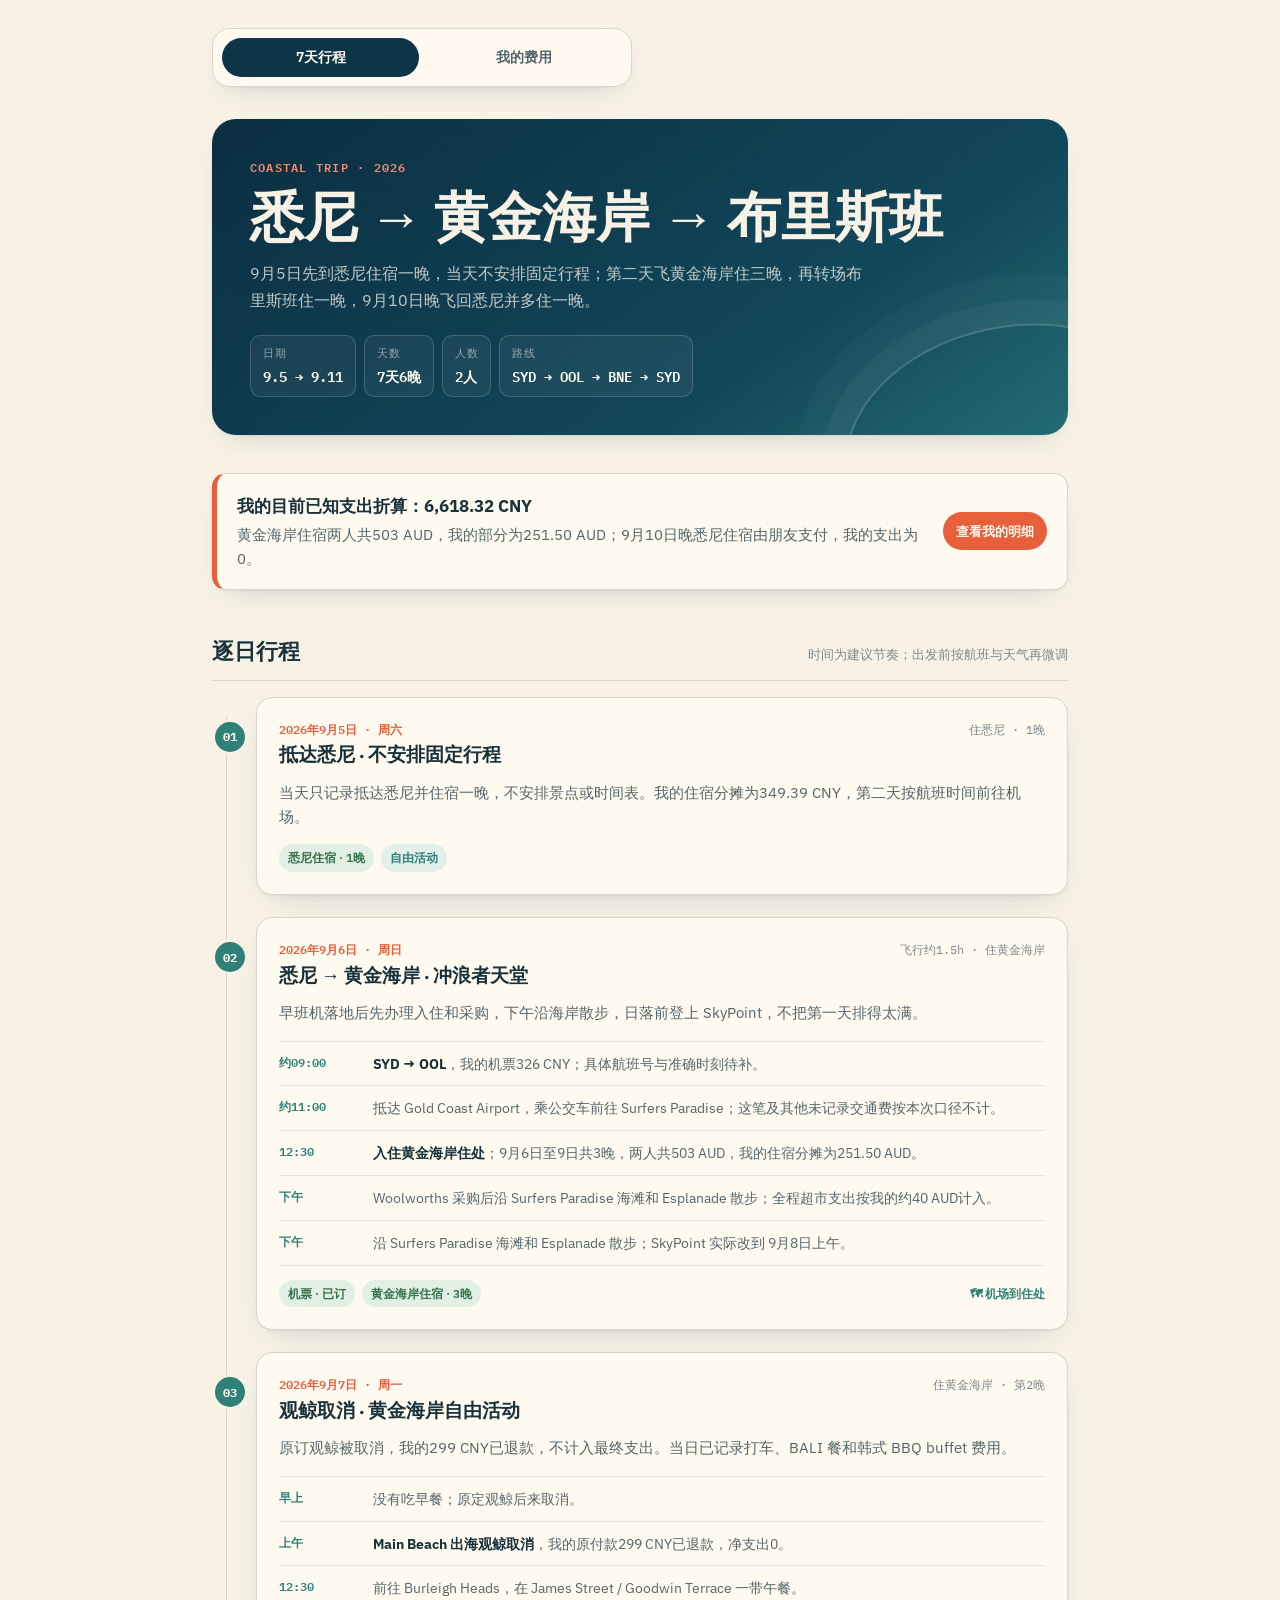
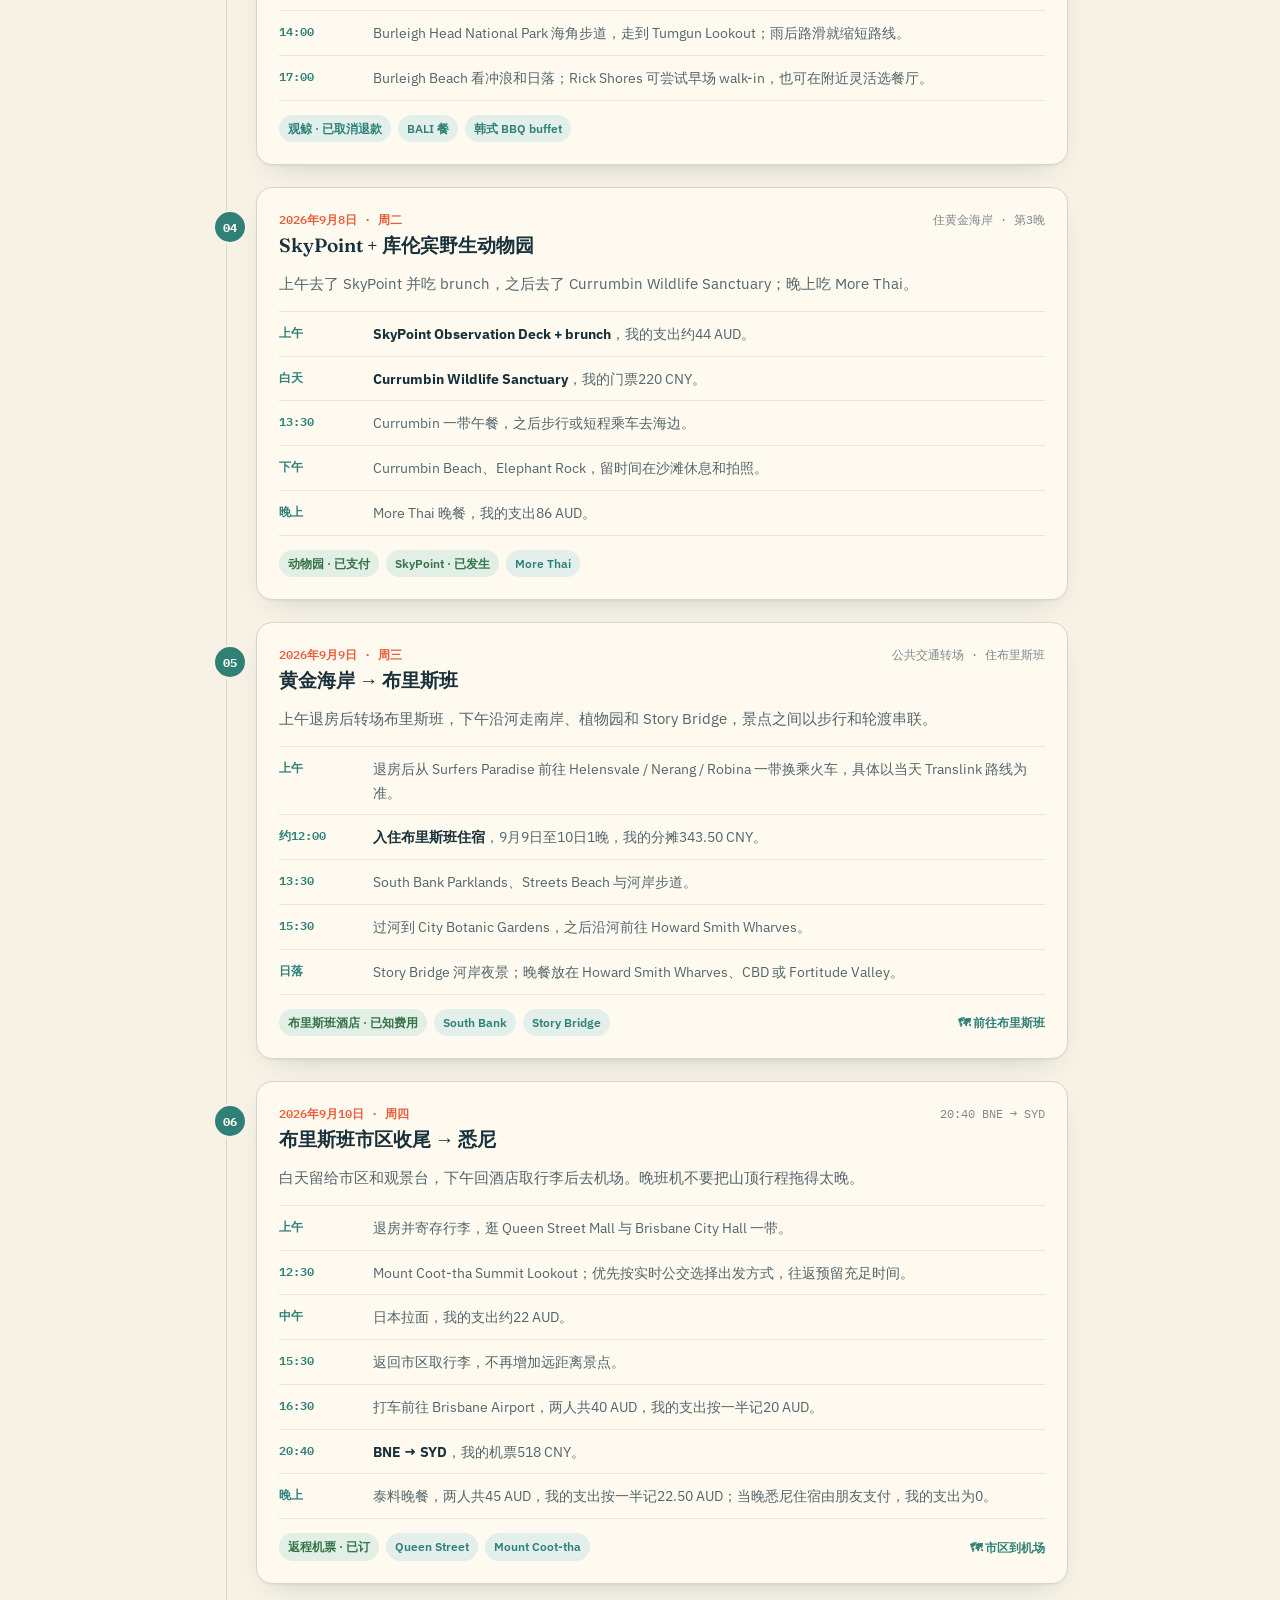
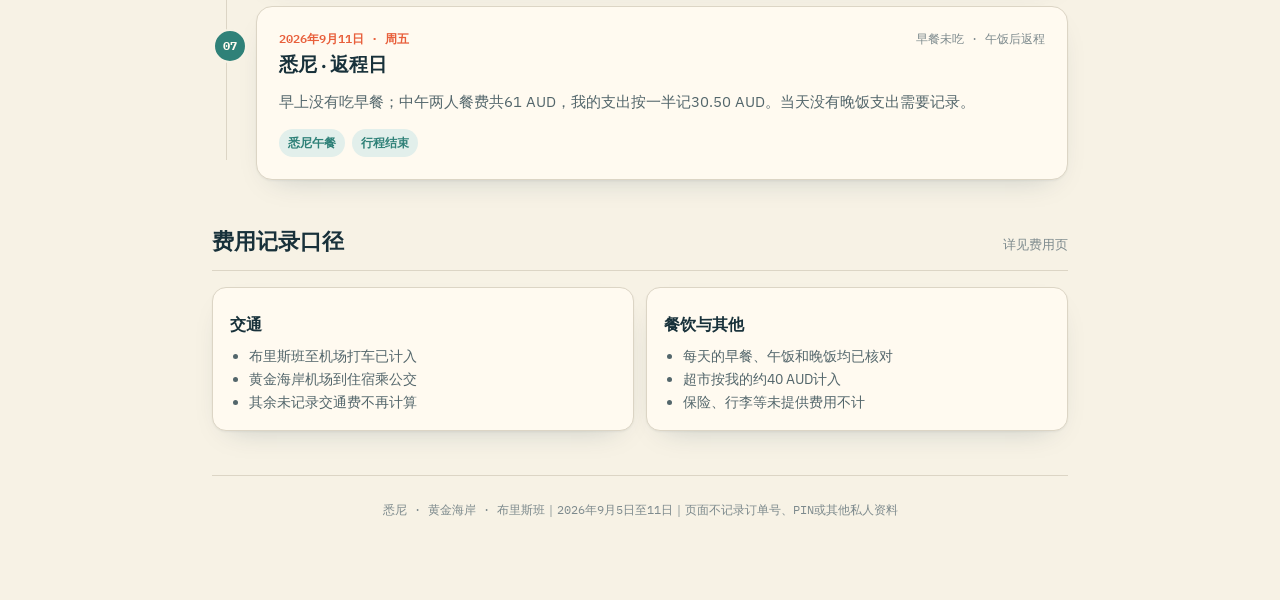
<file: index.html>
<!doctype html>
<html lang="zh-CN">
<head>
<meta charset="UTF-8"><meta name="viewport" content="width=device-width, initial-scale=1.0">
<meta name="description" content="2026年9月5日至11日，悉尼、黄金海岸与布里斯班7天6晚双人旅行记录。">
<meta property="og:title" content="悉尼 · 黄金海岸 · 布里斯班"><meta property="og:description" content="2026.9.5—9.11 · 7天6晚双人旅行记录"><meta property="og:type" content="website"><meta property="og:image" content="og.png">
<meta name="twitter:card" content="summary_large_image"><meta name="twitter:title" content="悉尼 · 黄金海岸 · 布里斯班"><meta name="twitter:description" content="2026.9.5—9.11 · 7天6晚双人旅行记录"><meta name="twitter:image" content="og.png">
<title>悉尼 · 黄金海岸 · 布里斯班 7天行程</title>
<link rel="preconnect" href="https://fonts.googleapis.com"><link rel="preconnect" href="https://fonts.gstatic.com" crossorigin>
<link href="https://fonts.googleapis.com/css2?family=Fraunces:opsz,wght@9..144,400;9..144,500;9..144,600;9..144,700&family=IBM+Plex+Sans:wght@400;500;600;700&family=IBM+Plex+Mono:wght@400;500;600&display=swap" rel="stylesheet">
<link rel="stylesheet" href="trip-style.css?v=1">
</head>
<body><div class="wrap">
  <nav class="sitenav" aria-label="站点导航"><a href="index.html" class="current">7天行程</a><a href="费用统计.html">我的费用</a></nav>
  <header class="masthead">
    <p class="eyebrow">Coastal trip · 2026</p><h1>悉尼 → 黄金海岸 → 布里斯班</h1>
    <p class="lede">9月5日先到悉尼住宿一晚，当天不安排固定行程；第二天飞黄金海岸住三晚，再转场布里斯班住一晚，9月10日晚飞回悉尼并多住一晚。</p>
    <div class="trip-stats"><div class="stat-chip"><span class="k">日期</span><span class="v">9.5 → 9.11</span></div><div class="stat-chip"><span class="k">天数</span><span class="v">7天6晚</span></div><div class="stat-chip"><span class="k">人数</span><span class="v">2人</span></div><div class="stat-chip"><span class="k">路线</span><span class="v">SYD → OOL → BNE → SYD</span></div></div>
  </header>

  <section><div class="cost-callout"><div><strong>我的目前已知支出折算：6,618.32 CNY</strong><p>黄金海岸住宿两人共503 AUD，我的部分为251.50 AUD；9月10日晚悉尼住宿由朋友支付，我的支出为0。</p></div><a class="pill-link" href="费用统计.html">查看我的明细</a></div></section>

  <section>
    <div class="section-head"><h2>逐日行程</h2><span class="hint">时间为建议节奏；出发前按航班与天气再微调</span></div>
    <div class="timeline">
      <article class="day" data-day="01">
        <div class="day-head"><div><span class="day-date">2026年9月5日 · 周六</span><span class="day-title">抵达悉尼 · 不安排固定行程</span></div><div class="day-meta">住悉尼 · 1晚</div></div>
        <p class="day-intro">当天只记录抵达悉尼并住宿一晚，不安排景点或时间表。我的住宿分摊为349.39 CNY，第二天按航班时间前往机场。</p>
        <div class="day-foot"><span class="tag booked">悉尼住宿 · 1晚</span><span class="tag">自由活动</span></div>
      </article>

      <article class="day" data-day="02">
        <div class="day-head"><div><span class="day-date">2026年9月6日 · 周日</span><span class="day-title">悉尼 → 黄金海岸 · 冲浪者天堂</span></div><div class="day-meta">飞行约1.5h · 住黄金海岸</div></div>
        <p class="day-intro">早班机落地后先办理入住和采购，下午沿海岸散步，日落前登上 SkyPoint，不把第一天排得太满。</p>
        <div class="schedule">
          <div class="slot"><span class="when">约09:00</span><span class="what"><b>SYD → OOL</b>，我的机票326 CNY；具体航班号与准确时刻待补。</span></div>
          <div class="slot"><span class="when">约11:00</span><span class="what">抵达 Gold Coast Airport，乘公交车前往 Surfers Paradise；这笔及其他未记录交通费按本次口径不计。</span></div>
          <div class="slot"><span class="when">12:30</span><span class="what"><b>入住黄金海岸住处</b>；9月6日至9日共3晚，两人共503 AUD，我的住宿分摊为251.50 AUD。</span></div>
          <div class="slot"><span class="when">下午</span><span class="what">Woolworths 采购后沿 Surfers Paradise 海滩和 Esplanade 散步；全程超市支出按我的约40 AUD计入。</span></div>
          <div class="slot"><span class="when">下午</span><span class="what">沿 Surfers Paradise 海滩和 Esplanade 散步；SkyPoint 实际改到 9月8日上午。</span></div>
        </div>
        <div class="day-foot"><span class="tag booked">机票 · 已订</span><span class="tag booked">黄金海岸住宿 · 3晚</span><a class="map-link" href="https://www.google.com/maps/dir/?api=1&origin=Gold+Coast+Airport&destination=Surfers+Paradise%2C+QLD&travelmode=transit" target="_blank" rel="noopener">🗺 机场到住处</a></div>
      </article>

      <article class="day" data-day="03">
        <div class="day-head"><div><span class="day-date">2026年9月7日 · 周一</span><span class="day-title">观鲸取消 · 黄金海岸自由活动</span></div><div class="day-meta">住黄金海岸 · 第2晚</div></div>
        <p class="day-intro">原订观鲸被取消，我的299 CNY已退款，不计入最终支出。当日已记录打车、BALI 餐和韩式 BBQ buffet 费用。</p>
        <div class="schedule">
          <div class="slot"><span class="when">早上</span><span class="what">没有吃早餐；原定观鲸后来取消。</span></div>
          <div class="slot"><span class="when">上午</span><span class="what"><b>Main Beach 出海观鲸取消</b>，我的原付款299 CNY已退款，净支出0。</span></div>
          <div class="slot"><span class="when">12:30</span><span class="what">前往 Burleigh Heads，在 James Street / Goodwin Terrace 一带午餐。</span></div>
          <div class="slot"><span class="when">14:00</span><span class="what">Burleigh Head National Park 海角步道，走到 Tumgun Lookout；雨后路滑就缩短路线。</span></div>
          <div class="slot"><span class="when">17:00</span><span class="what">Burleigh Beach 看冲浪和日落；Rick Shores 可尝试早场 walk-in，也可在附近灵活选餐厅。</span></div>
        </div>
        <div class="day-foot"><span class="tag">观鲸 · 已取消退款</span><span class="tag">BALI 餐</span><span class="tag">韩式 BBQ buffet</span></div>
      </article>

      <article class="day" data-day="04">
        <div class="day-head"><div><span class="day-date">2026年9月8日 · 周二</span><span class="day-title">SkyPoint + 库伦宾野生动物园</span></div><div class="day-meta">住黄金海岸 · 第3晚</div></div>
        <p class="day-intro">上午去了 SkyPoint 并吃 brunch，之后去了 Currumbin Wildlife Sanctuary；晚上吃 More Thai。</p>
        <div class="schedule">
          <div class="slot"><span class="when">上午</span><span class="what"><b>SkyPoint Observation Deck + brunch</b>，我的支出约44 AUD。</span></div>
          <div class="slot"><span class="when">白天</span><span class="what"><b>Currumbin Wildlife Sanctuary</b>，我的门票220 CNY。</span></div>
          <div class="slot"><span class="when">13:30</span><span class="what">Currumbin 一带午餐，之后步行或短程乘车去海边。</span></div>
          <div class="slot"><span class="when">下午</span><span class="what">Currumbin Beach、Elephant Rock，留时间在沙滩休息和拍照。</span></div>
          <div class="slot"><span class="when">晚上</span><span class="what">More Thai 晚餐，我的支出86 AUD。</span></div>
        </div>
        <div class="day-foot"><span class="tag booked">动物园 · 已支付</span><span class="tag booked">SkyPoint · 已发生</span><span class="tag">More Thai</span></div>
      </article>

      <article class="day" data-day="05">
        <div class="day-head"><div><span class="day-date">2026年9月9日 · 周三</span><span class="day-title">黄金海岸 → 布里斯班</span></div><div class="day-meta">公共交通转场 · 住布里斯班</div></div>
        <p class="day-intro">上午退房后转场布里斯班，下午沿河走南岸、植物园和 Story Bridge，景点之间以步行和轮渡串联。</p>
        <div class="schedule">
          <div class="slot"><span class="when">上午</span><span class="what">退房后从 Surfers Paradise 前往 Helensvale / Nerang / Robina 一带换乘火车，具体以当天 Translink 路线为准。</span></div>
          <div class="slot"><span class="when">约12:00</span><span class="what"><b>入住布里斯班住宿</b>，9月9日至10日1晚，我的分摊343.50 CNY。</span></div>
          <div class="slot"><span class="when">13:30</span><span class="what">South Bank Parklands、Streets Beach 与河岸步道。</span></div>
          <div class="slot"><span class="when">15:30</span><span class="what">过河到 City Botanic Gardens，之后沿河前往 Howard Smith Wharves。</span></div>
          <div class="slot"><span class="when">日落</span><span class="what">Story Bridge 河岸夜景；晚餐放在 Howard Smith Wharves、CBD 或 Fortitude Valley。</span></div>
        </div>
        <div class="day-foot"><span class="tag booked">布里斯班酒店 · 已知费用</span><span class="tag">South Bank</span><span class="tag">Story Bridge</span><a class="map-link" href="https://www.google.com/maps/dir/?api=1&origin=Surfers+Paradise%2C+QLD&destination=Brisbane+Central+Station&travelmode=transit" target="_blank" rel="noopener">🗺 前往布里斯班</a></div>
      </article>

      <article class="day" data-day="06">
        <div class="day-head"><div><span class="day-date">2026年9月10日 · 周四</span><span class="day-title">布里斯班市区收尾 → 悉尼</span></div><div class="day-meta">20:40 BNE → SYD</div></div>
        <p class="day-intro">白天留给市区和观景台，下午回酒店取行李后去机场。晚班机不要把山顶行程拖得太晚。</p>
        <div class="schedule">
          <div class="slot"><span class="when">上午</span><span class="what">退房并寄存行李，逛 Queen Street Mall 与 Brisbane City Hall 一带。</span></div>
          <div class="slot"><span class="when">12:30</span><span class="what">Mount Coot-tha Summit Lookout；优先按实时公交选择出发方式，往返预留充足时间。</span></div>
          <div class="slot"><span class="when">中午</span><span class="what">日本拉面，我的支出约22 AUD。</span></div>
          <div class="slot"><span class="when">15:30</span><span class="what">返回市区取行李，不再增加远距离景点。</span></div>
          <div class="slot"><span class="when">16:30</span><span class="what">打车前往 Brisbane Airport，两人共40 AUD，我的支出按一半记20 AUD。</span></div>
          <div class="slot"><span class="when">20:40</span><span class="what"><b>BNE → SYD</b>，我的机票518 CNY。</span></div>
          <div class="slot"><span class="when">晚上</span><span class="what">泰料晚餐，两人共45 AUD，我的支出按一半记22.50 AUD；当晚悉尼住宿由朋友支付，我的支出为0。</span></div>
        </div>
        <div class="day-foot"><span class="tag booked">返程机票 · 已订</span><span class="tag">Queen Street</span><span class="tag">Mount Coot-tha</span><a class="map-link" href="https://www.google.com/maps/dir/?api=1&origin=Brisbane+CBD&destination=Brisbane+Airport&travelmode=transit" target="_blank" rel="noopener">🗺 市区到机场</a></div>
      </article>

      <article class="day" data-day="07">
        <div class="day-head"><div><span class="day-date">2026年9月11日 · 周五</span><span class="day-title">悉尼 · 返程日</span></div><div class="day-meta">早餐未吃 · 午饭后返程</div></div>
        <p class="day-intro">早上没有吃早餐；中午两人餐费共61 AUD，我的支出按一半记30.50 AUD。当天没有晚饭支出需要记录。</p>
        <div class="day-foot"><span class="tag">悉尼午餐</span><span class="tag">行程结束</span></div>
      </article>
    </div>
  </section>

  <section><div class="section-head"><h2>费用记录口径</h2><span class="hint">详见费用页</span></div><div class="panel-grid"><div class="panel"><h3>交通</h3><ul><li>布里斯班至机场打车已计入</li><li>黄金海岸机场到住宿乘公交</li><li>其余未记录交通费不再计算</li></ul></div><div class="panel"><h3>餐饮与其他</h3><ul><li>每天的早餐、午饭和晚饭均已核对</li><li>超市按我的约40 AUD计入</li><li>保险、行李等未提供费用不计</li></ul></div></div></section>
  <footer>悉尼 · 黄金海岸 · 布里斯班｜2026年9月5日至11日｜页面不记录订单号、PIN或其他私人资料</footer>
</div></body></html>
</file>
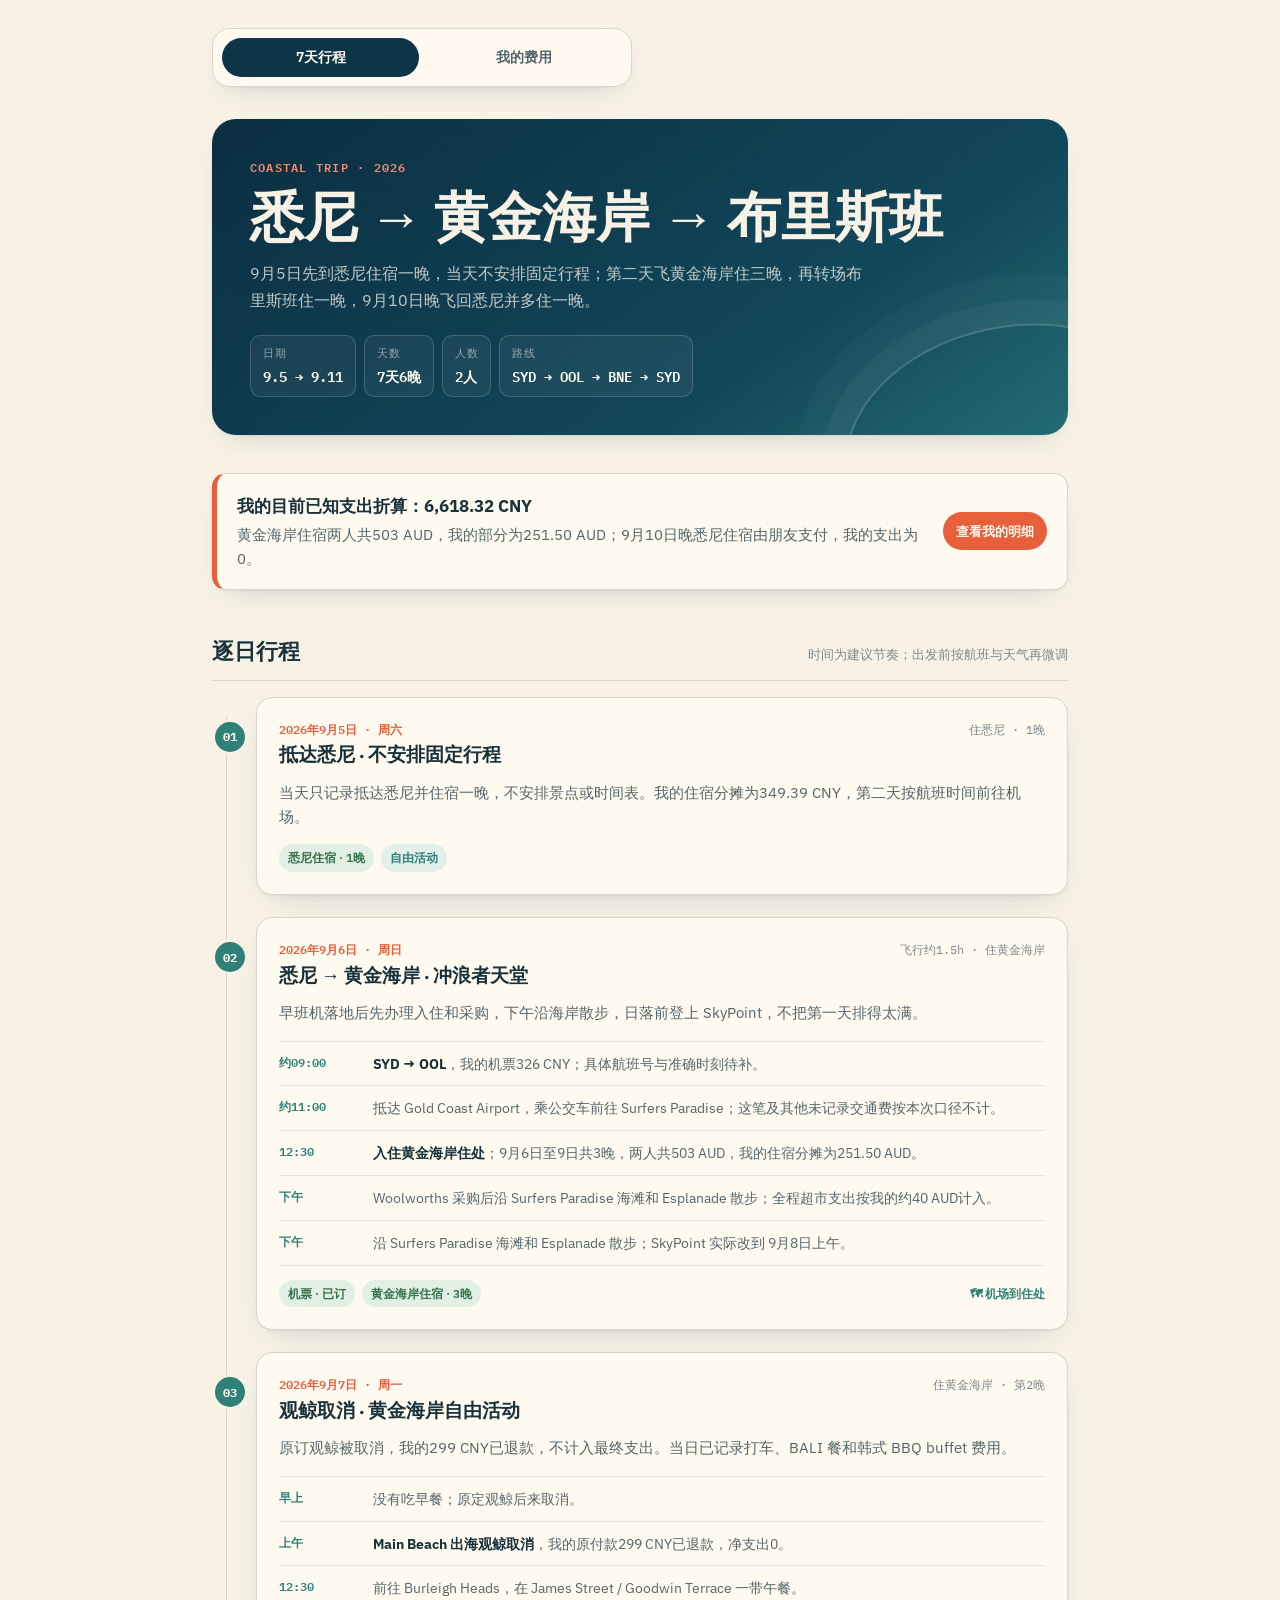
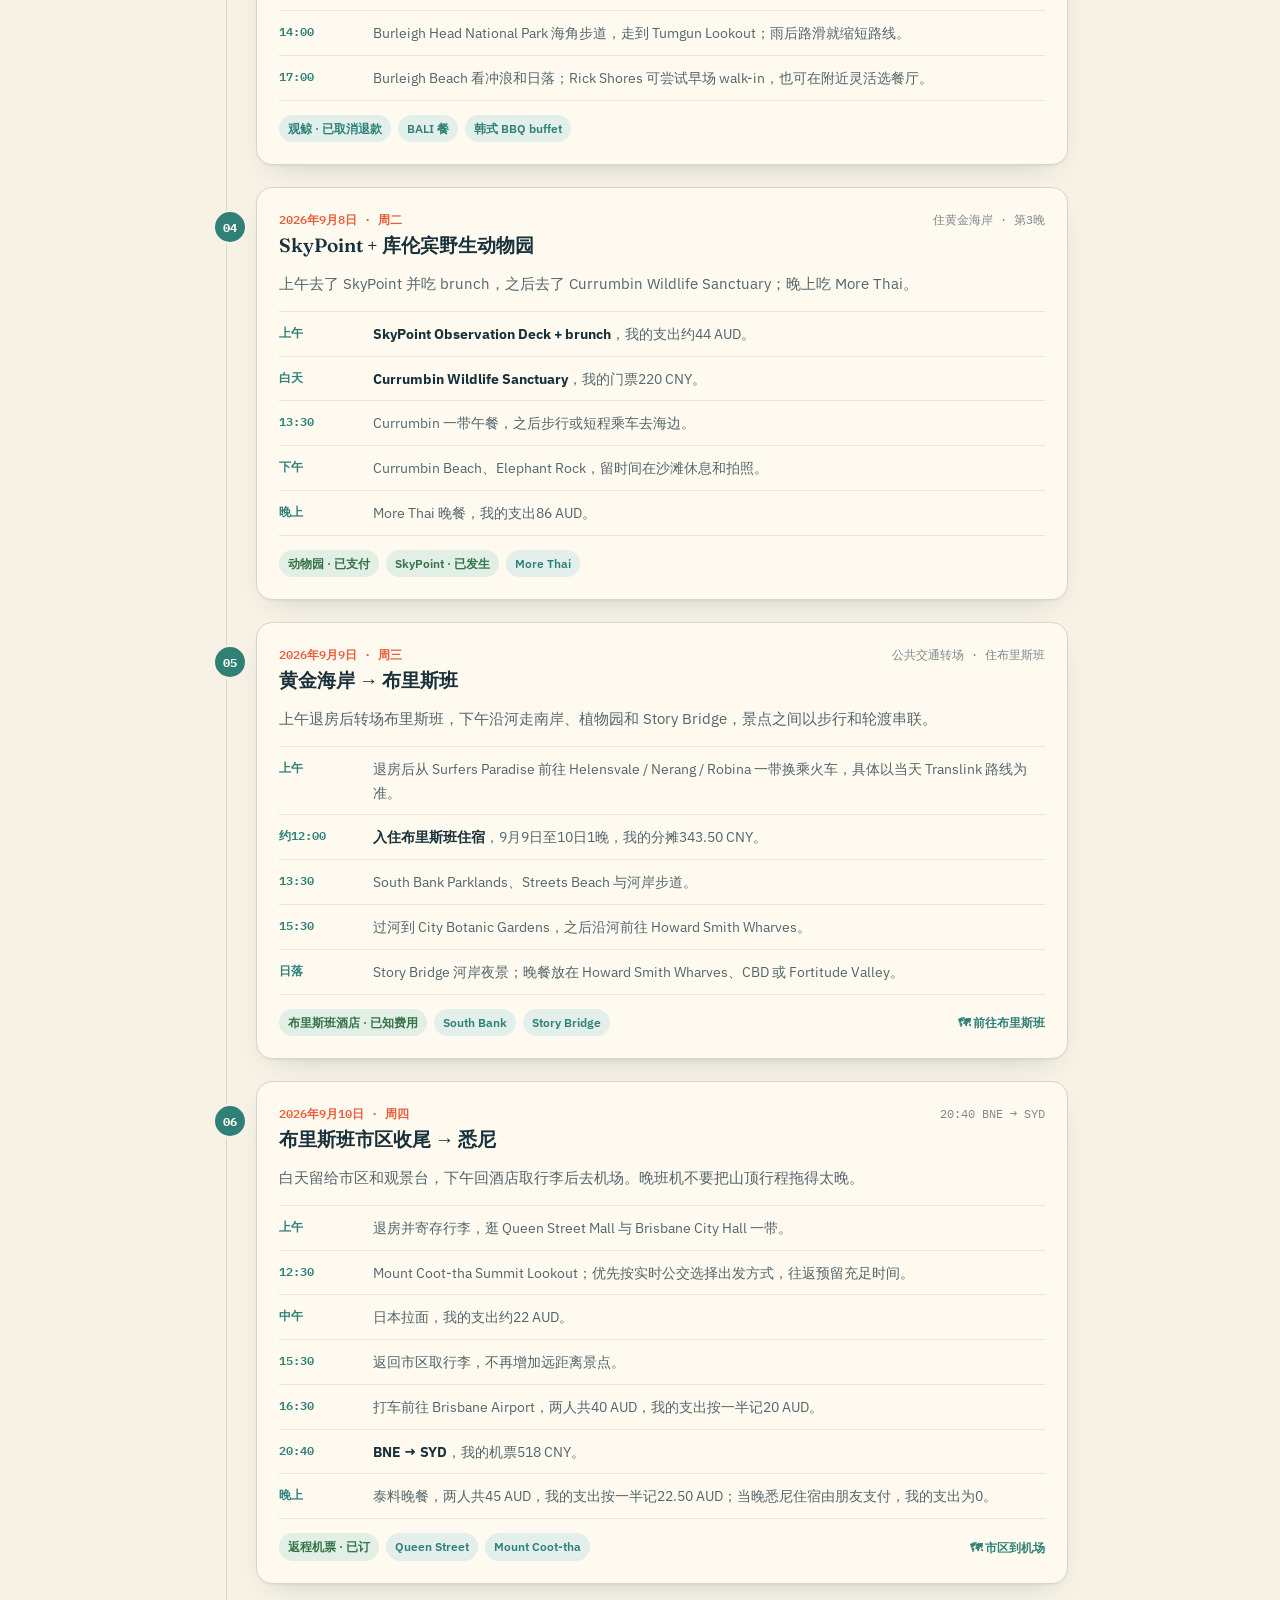
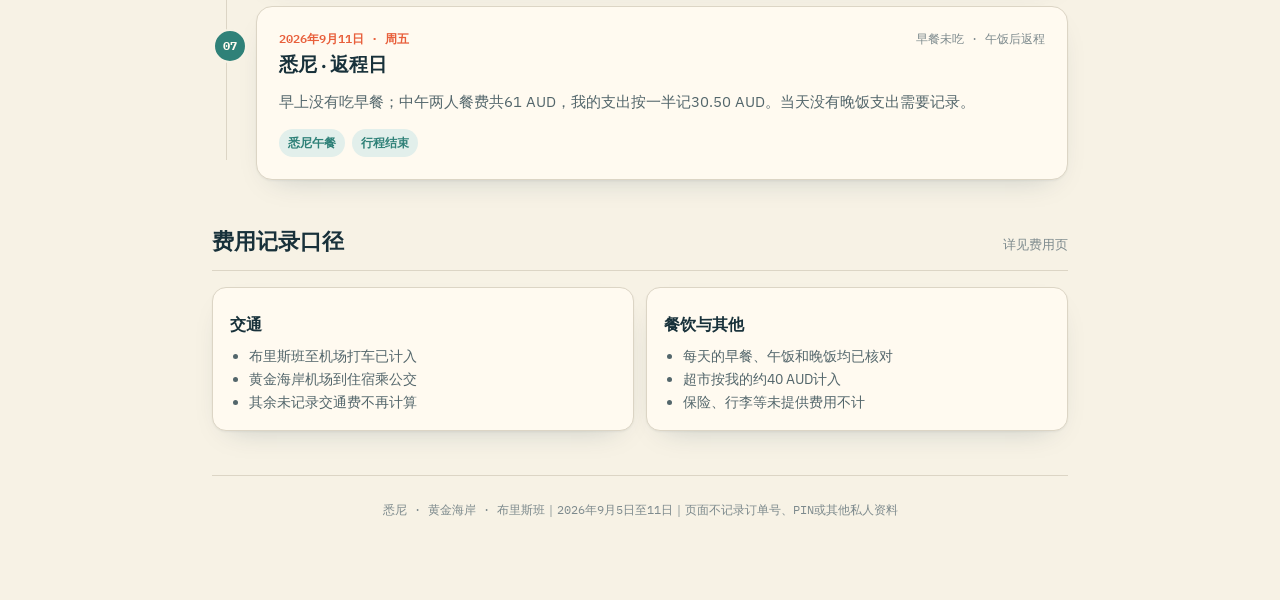
<file: gc-brisbane-trip.html>
<!doctype html>
<html lang="zh-CN">
<head>
<meta charset="UTF-8"><meta name="viewport" content="width=device-width, initial-scale=1.0">
<meta http-equiv="refresh" content="0; url=index.html"><link rel="canonical" href="index.html">
<title>正在打开新的旅行计划</title>
</head>
<body><p>页面已经更新，请前往 <a href="index.html">悉尼 · 黄金海岸 · 布里斯班 6天行程</a>。</p></body>
</html>
</file>
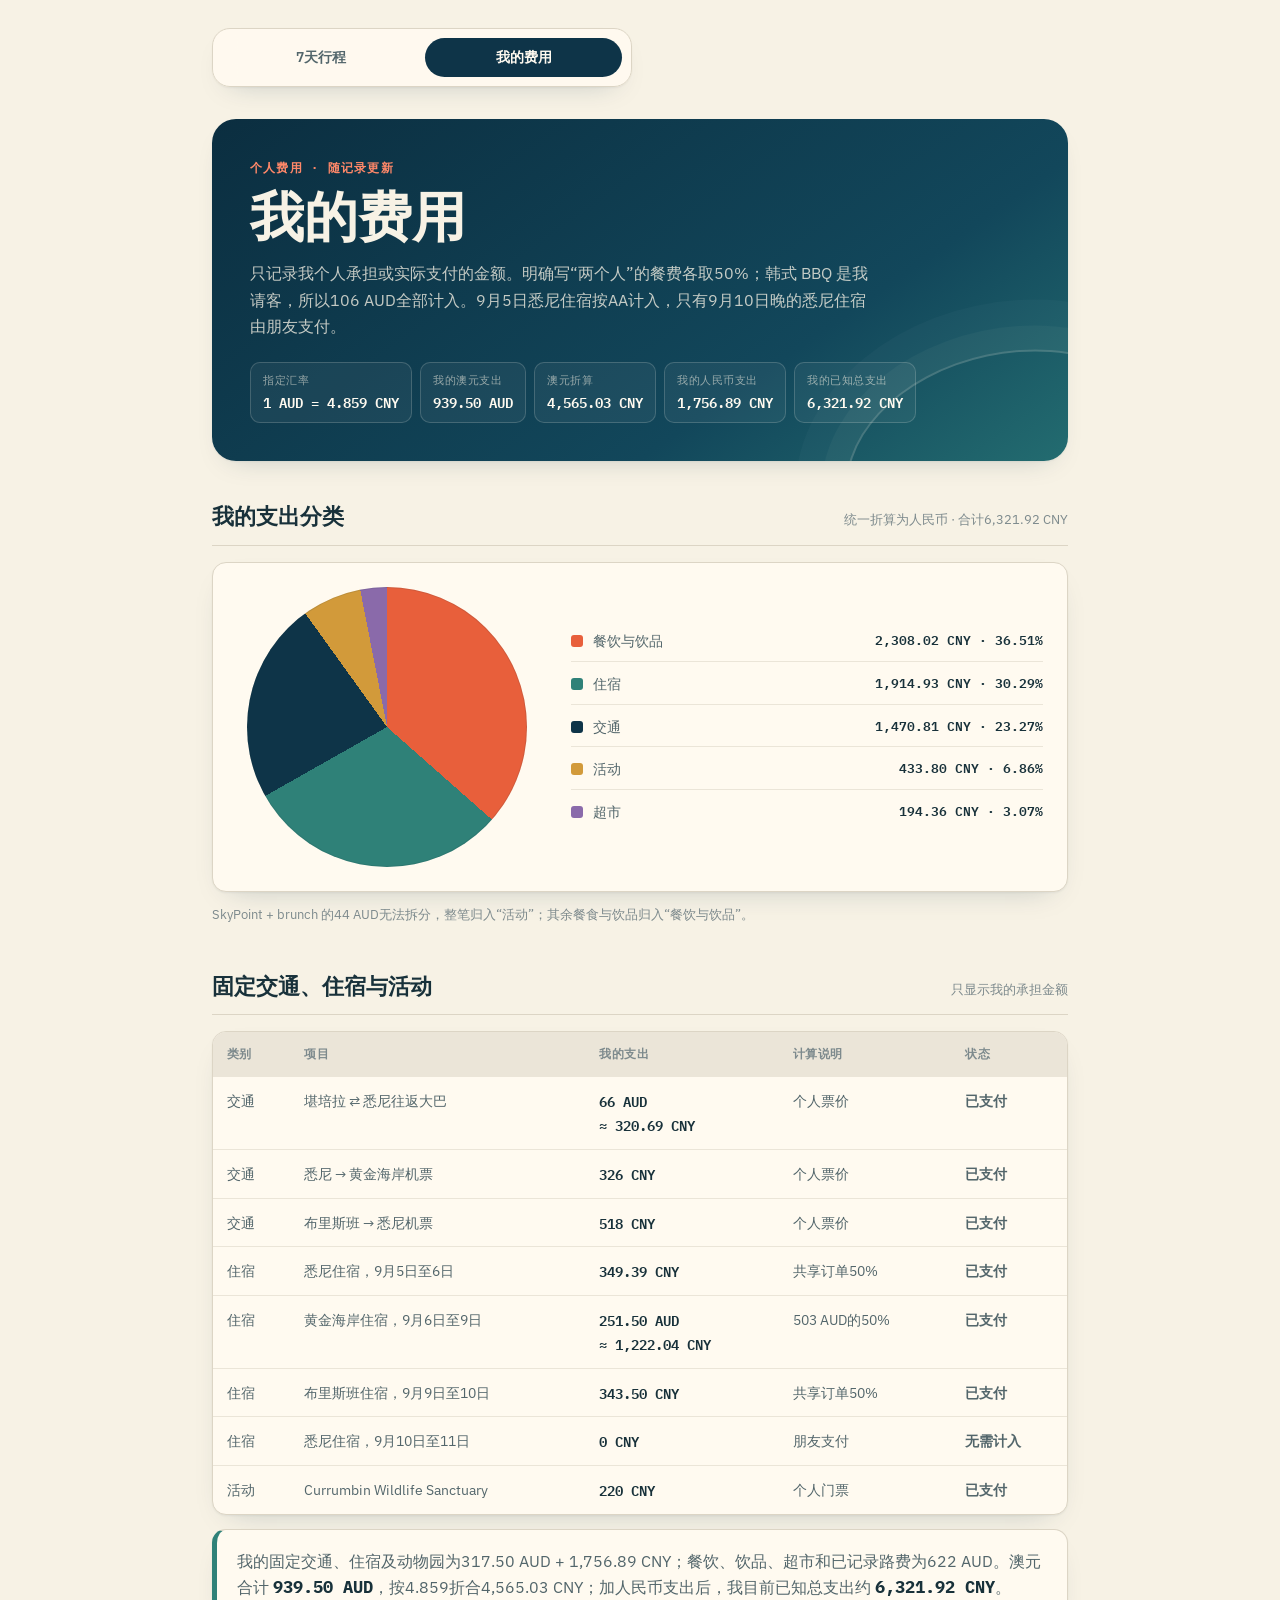
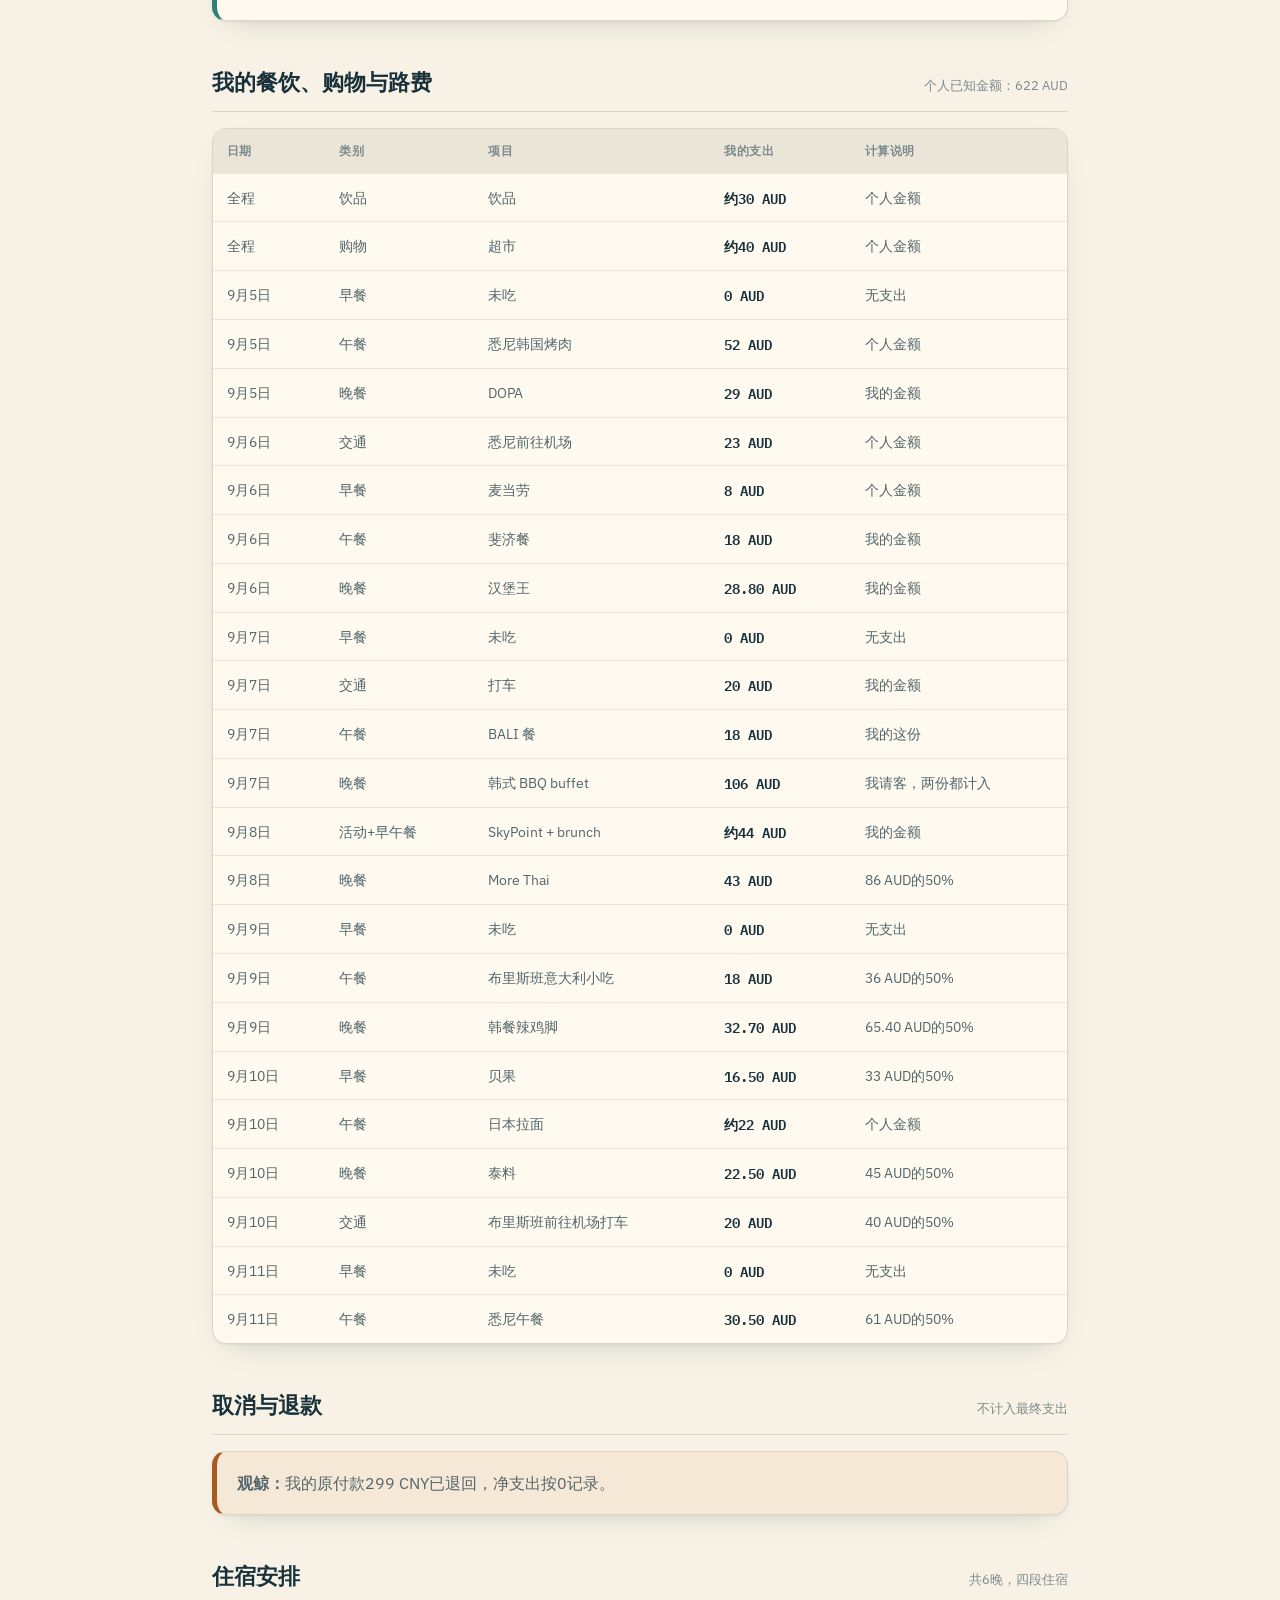
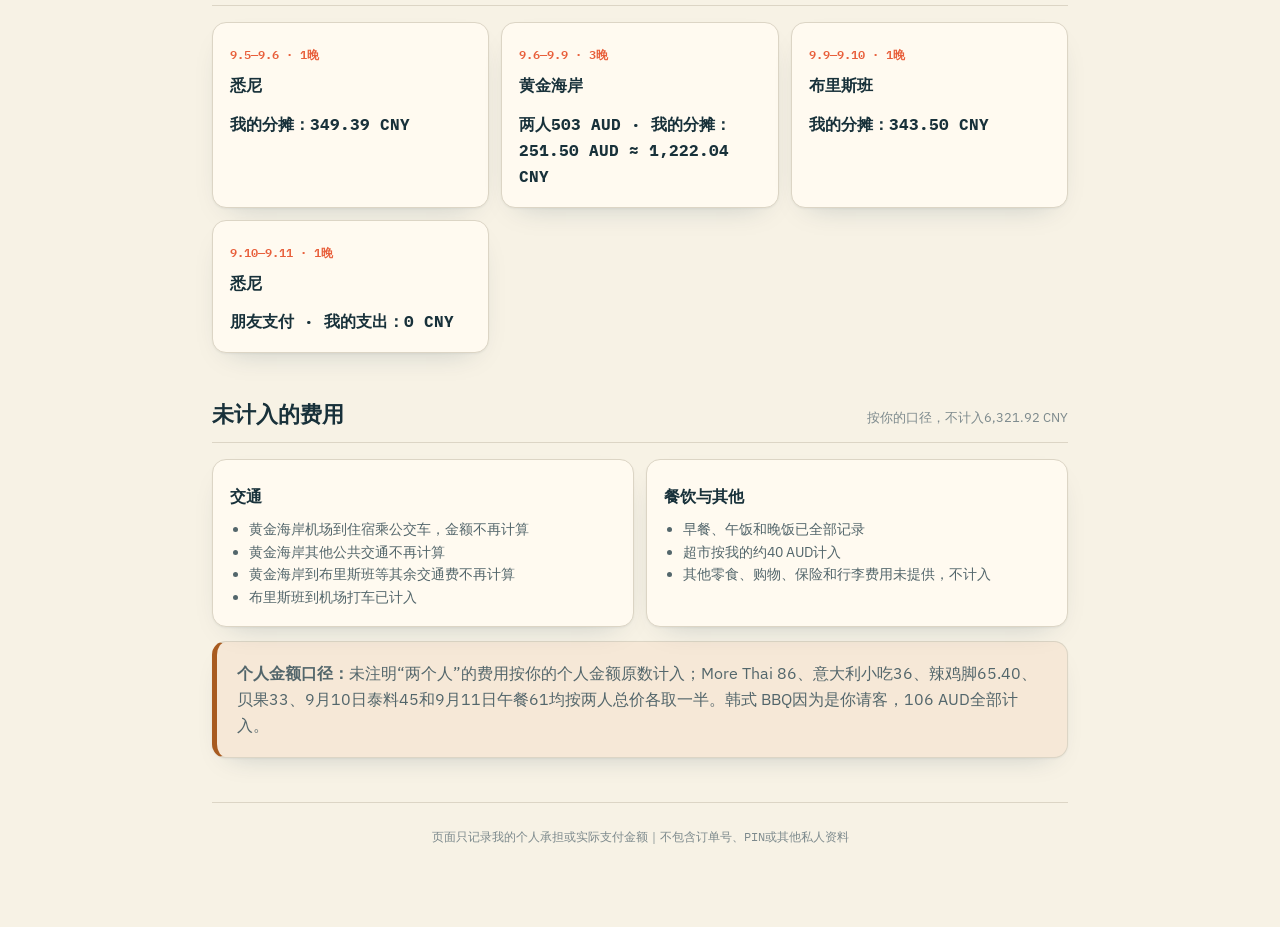
<file: 费用统计.html>
<!doctype html>
<html lang="zh-CN">
<head>
<meta charset="UTF-8"><meta name="viewport" content="width=device-width, initial-scale=1.0">
<meta name="description" content="2026年悉尼、黄金海岸与布里斯班个人旅行费用统计。">
<meta property="og:title" content="悉尼 · 黄金海岸 · 布里斯班｜我的费用"><meta property="og:description" content="按1 AUD = 4.859 CNY折算，我目前已知支出约6,321.92 CNY"><meta property="og:type" content="website"><meta property="og:image" content="og.png">
<meta name="twitter:card" content="summary_large_image"><meta name="twitter:image" content="og.png">
<title>我的费用 · 悉尼黄金海岸布里斯班</title>
<link rel="preconnect" href="https://fonts.googleapis.com"><link rel="preconnect" href="https://fonts.gstatic.com" crossorigin>
<link href="https://fonts.googleapis.com/css2?family=Fraunces:opsz,wght@9..144,400;9..144,500;9..144,600;9..144,700&family=IBM+Plex+Sans:wght@400;500;600;700&family=IBM+Plex+Mono:wght@400;500;600&display=swap" rel="stylesheet"><link rel="stylesheet" href="trip-style.css?v=1">
</head>
<body><div class="wrap">
  <nav class="sitenav" aria-label="站点导航"><a href="index.html">7天行程</a><a href="费用统计.html" class="current">我的费用</a></nav>
  <header class="masthead">
    <p class="eyebrow">个人费用 · 随记录更新</p><h1>我的费用</h1>
    <p class="lede">只记录我个人承担或实际支付的金额。明确写“两个人”的餐费各取50%；韩式 BBQ 是我请客，所以106 AUD全部计入。9月5日悉尼住宿按AA计入，只有9月10日晚的悉尼住宿由朋友支付。</p>
    <div class="trip-stats"><div class="stat-chip"><span class="k">指定汇率</span><span class="v">1 AUD = 4.859 CNY</span></div><div class="stat-chip"><span class="k">我的澳元支出</span><span class="v">939.50 AUD</span></div><div class="stat-chip"><span class="k">澳元折算</span><span class="v">4,565.03 CNY</span></div><div class="stat-chip"><span class="k">我的人民币支出</span><span class="v">1,756.89 CNY</span></div><div class="stat-chip"><span class="k">我的已知总支出</span><span class="v">6,321.92 CNY</span></div></div>
  </header>

  <section>
    <div class="section-head"><h2>我的支出分类</h2><span class="hint">统一折算为人民币 · 合计6,321.92 CNY</span></div>
    <div class="expense-chart">
      <div class="pie-chart" role="img" aria-label="个人支出饼图：餐饮饮品36.51%，住宿30.29%，交通23.27%，活动6.86%，超市3.07%"></div>
      <dl class="chart-legend">
        <div><span class="chart-swatch" style="background:var(--chart-food)" aria-hidden="true"></span><dt>餐饮与饮品</dt><dd>2,308.02 CNY · 36.51%</dd></div>
        <div><span class="chart-swatch" style="background:var(--chart-stay)" aria-hidden="true"></span><dt>住宿</dt><dd>1,914.93 CNY · 30.29%</dd></div>
        <div><span class="chart-swatch" style="background:var(--chart-transit)" aria-hidden="true"></span><dt>交通</dt><dd>1,470.81 CNY · 23.27%</dd></div>
        <div><span class="chart-swatch" style="background:var(--chart-activity)" aria-hidden="true"></span><dt>活动</dt><dd>433.80 CNY · 6.86%</dd></div>
        <div><span class="chart-swatch" style="background:var(--chart-shop)" aria-hidden="true"></span><dt>超市</dt><dd>194.36 CNY · 3.07%</dd></div>
      </dl>
    </div>
    <p class="chart-note">SkyPoint + brunch 的44 AUD无法拆分，整笔归入“活动”；其余餐食与饮品归入“餐饮与饮品”。</p>
  </section>

  <section>
    <div class="section-head"><h2>固定交通、住宿与活动</h2><span class="hint">只显示我的承担金额</span></div>
    <div class="table-wrap"><table class="stat-table">
      <thead><tr><th>类别</th><th>项目</th><th>我的支出</th><th>计算说明</th><th>状态</th></tr></thead>
      <tbody>
        <tr><td>交通</td><td>堪培拉 ⇄ 悉尼往返大巴</td><td class="num">66 AUD<br>≈ 320.69 CNY</td><td>个人票价</td><td class="status">已支付</td></tr>
        <tr><td>交通</td><td>悉尼 → 黄金海岸机票</td><td class="num">326 CNY</td><td>个人票价</td><td class="status">已支付</td></tr>
        <tr><td>交通</td><td>布里斯班 → 悉尼机票</td><td class="num">518 CNY</td><td>个人票价</td><td class="status">已支付</td></tr>
        <tr><td>住宿</td><td>悉尼住宿，9月5日至6日</td><td class="num">349.39 CNY</td><td>共享订单50%</td><td class="status">已支付</td></tr>
        <tr><td>住宿</td><td>黄金海岸住宿，9月6日至9日</td><td class="num">251.50 AUD<br>≈ 1,222.04 CNY</td><td>503 AUD的50%</td><td class="status">已支付</td></tr>
        <tr><td>住宿</td><td>布里斯班住宿，9月9日至10日</td><td class="num">343.50 CNY</td><td>共享订单50%</td><td class="status">已支付</td></tr>
        <tr><td>住宿</td><td>悉尼住宿，9月10日至11日</td><td class="num">0 CNY</td><td>朋友支付</td><td class="status">无需计入</td></tr>
        <tr><td>活动</td><td>Currumbin Wildlife Sanctuary</td><td class="num">220 CNY</td><td>个人门票</td><td class="status">已支付</td></tr>
      </tbody>
    </table></div>
    <div class="final-banner"><p>我的固定交通、住宿及动物园为317.50 AUD + 1,756.89 CNY；餐饮、饮品、超市和已记录路费为622 AUD。澳元合计 <span class="big">939.50 AUD</span>，按4.859折合4,565.03 CNY；加人民币支出后，我目前已知总支出约 <span class="big">6,321.92 CNY</span>。</p></div>
  </section>

  <section>
    <div class="section-head"><h2>我的餐饮、购物与路费</h2><span class="hint">个人已知金额：622 AUD</span></div>
    <div class="table-wrap"><table class="stat-table">
      <thead><tr><th>日期</th><th>类别</th><th>项目</th><th>我的支出</th><th>计算说明</th></tr></thead>
      <tbody>
        <tr><td>全程</td><td>饮品</td><td>饮品</td><td class="num">约30 AUD</td><td>个人金额</td></tr>
        <tr><td>全程</td><td>购物</td><td>超市</td><td class="num">约40 AUD</td><td>个人金额</td></tr>
        <tr><td>9月5日</td><td>早餐</td><td>未吃</td><td class="num">0 AUD</td><td>无支出</td></tr>
        <tr><td>9月5日</td><td>午餐</td><td>悉尼韩国烤肉</td><td class="num">52 AUD</td><td>个人金额</td></tr>
        <tr><td>9月5日</td><td>晚餐</td><td>DOPA</td><td class="num">29 AUD</td><td>我的金额</td></tr>
        <tr><td>9月6日</td><td>交通</td><td>悉尼前往机场</td><td class="num">23 AUD</td><td>个人金额</td></tr>
        <tr><td>9月6日</td><td>早餐</td><td>麦当劳</td><td class="num">8 AUD</td><td>个人金额</td></tr>
        <tr><td>9月6日</td><td>午餐</td><td>斐济餐</td><td class="num">18 AUD</td><td>我的金额</td></tr>
        <tr><td>9月6日</td><td>晚餐</td><td>汉堡王</td><td class="num">28.80 AUD</td><td>我的金额</td></tr>
        <tr><td>9月7日</td><td>早餐</td><td>未吃</td><td class="num">0 AUD</td><td>无支出</td></tr>
        <tr><td>9月7日</td><td>交通</td><td>打车</td><td class="num">20 AUD</td><td>我的金额</td></tr>
        <tr><td>9月7日</td><td>午餐</td><td>BALI 餐</td><td class="num">18 AUD</td><td>我的这份</td></tr>
        <tr><td>9月7日</td><td>晚餐</td><td>韩式 BBQ buffet</td><td class="num">106 AUD</td><td>我请客，两份都计入</td></tr>
        <tr><td>9月8日</td><td>活动+早午餐</td><td>SkyPoint + brunch</td><td class="num">约44 AUD</td><td>我的金额</td></tr>
        <tr><td>9月8日</td><td>晚餐</td><td>More Thai</td><td class="num">43 AUD</td><td>86 AUD的50%</td></tr>
        <tr><td>9月9日</td><td>早餐</td><td>未吃</td><td class="num">0 AUD</td><td>无支出</td></tr>
        <tr><td>9月9日</td><td>午餐</td><td>布里斯班意大利小吃</td><td class="num">18 AUD</td><td>36 AUD的50%</td></tr>
        <tr><td>9月9日</td><td>晚餐</td><td>韩餐辣鸡脚</td><td class="num">32.70 AUD</td><td>65.40 AUD的50%</td></tr>
        <tr><td>9月10日</td><td>早餐</td><td>贝果</td><td class="num">16.50 AUD</td><td>33 AUD的50%</td></tr>
        <tr><td>9月10日</td><td>午餐</td><td>日本拉面</td><td class="num">约22 AUD</td><td>个人金额</td></tr>
        <tr><td>9月10日</td><td>晚餐</td><td>泰料</td><td class="num">22.50 AUD</td><td>45 AUD的50%</td></tr>
        <tr><td>9月10日</td><td>交通</td><td>布里斯班前往机场打车</td><td class="num">20 AUD</td><td>40 AUD的50%</td></tr>
        <tr><td>9月11日</td><td>早餐</td><td>未吃</td><td class="num">0 AUD</td><td>无支出</td></tr>
        <tr><td>9月11日</td><td>午餐</td><td>悉尼午餐</td><td class="num">30.50 AUD</td><td>61 AUD的50%</td></tr>
      </tbody>
    </table></div>
  </section>

  <section>
    <div class="section-head"><h2>取消与退款</h2><span class="hint">不计入最终支出</span></div>
    <div class="risk-card"><b>观鲸：</b>我的原付款299 CNY已退回，净支出按0记录。</div>
  </section>

  <section>
    <div class="section-head"><h2>住宿安排</h2><span class="hint">共6晚，四段住宿</span></div>
    <div class="hotel-list">
      <article class="hotel-card"><span class="night">9.5—9.6 · 1晚</span><h3>悉尼</h3><span class="price">我的分摊：349.39 CNY</span></article>
      <article class="hotel-card"><span class="night">9.6—9.9 · 3晚</span><h3>黄金海岸</h3><span class="price">两人503 AUD · 我的分摊：251.50 AUD ≈ 1,222.04 CNY</span></article>
      <article class="hotel-card"><span class="night">9.9—9.10 · 1晚</span><h3>布里斯班</h3><span class="price">我的分摊：343.50 CNY</span></article>
      <article class="hotel-card"><span class="night">9.10—9.11 · 1晚</span><h3>悉尼</h3><span class="price">朋友支付 · 我的支出：0 CNY</span></article>
    </div>
  </section>

  <section>
    <div class="section-head"><h2>未计入的费用</h2><span class="hint">按你的口径，不计入6,321.92 CNY</span></div>
    <div class="panel-grid"><div class="panel"><h3>交通</h3><ul><li>黄金海岸机场到住宿乘公交车，金额不再计算</li><li>黄金海岸其他公共交通不再计算</li><li>黄金海岸到布里斯班等其余交通费不再计算</li><li>布里斯班到机场打车已计入</li></ul></div><div class="panel"><h3>餐饮与其他</h3><ul><li>早餐、午饭和晚饭已全部记录</li><li>超市按我的约40 AUD计入</li><li>其他零食、购物、保险和行李费用未提供，不计入</li></ul></div></div>
    <div class="risk-card"><b>个人金额口径：</b>未注明“两个人”的费用按你的个人金额原数计入；More Thai 86、意大利小吃36、辣鸡脚65.40、贝果33、9月10日泰料45和9月11日午餐61均按两人总价各取一半。韩式 BBQ因为是你请客，106 AUD全部计入。</div>
  </section>
  <footer>页面只记录我的个人承担或实际支付金额｜不包含订单号、PIN或其他私人资料</footer>
</div></body></html>
</file>
<file: trip-style.css>
:root {
  --paper: #f7f2e5; --paper-raised: #fffaf0; --ink: #18313a; --ink-soft: #53666b;
  --muted: #7d8a8d; --line: #dcd5c5; --line-soft: #ebe5d8; --navy: #0e3448;
  --coral: #e85f3b; --teal: #2f8178; --teal-soft: #e2efeb; --good: #34734a;
  --good-soft: #e2efe5; --warn: #a85b20; --warn-soft: #f6e8d7;
  --chart-food:#e85f3b; --chart-stay:#2f8178; --chart-transit:#0e3448; --chart-activity:#d29a3a; --chart-shop:#8a6aaa;
  --shadow: 0 1px 2px rgba(24,49,58,.05), 0 12px 30px -18px rgba(14,52,72,.28);
}
@media (prefers-color-scheme: dark) {
  :root { --paper:#172126; --paper-raised:#202d32; --ink:#f1eadb; --ink-soft:#bdc7c7; --muted:#8f9c9e; --line:#39494d; --line-soft:#2d3b40; --navy:#79b9ca; --coral:#ff8d6e; --teal:#75c1b7; --teal-soft:#213b38; --good:#83c794; --good-soft:#21382a; --warn:#e5a36b; --warn-soft:#402d1d; --chart-food:#ff8d6e; --chart-stay:#75c1b7; --chart-transit:#79b9ca; --chart-activity:#e8b85d; --chart-shop:#b99bd4; }
}
* { box-sizing: border-box; }
html { scroll-behavior: smooth; }
body { margin:0; background:var(--paper); color:var(--ink); font-family:"IBM Plex Sans","PingFang SC","Microsoft YaHei",system-ui,sans-serif; line-height:1.65; -webkit-font-smoothing:antialiased; }
a { color:var(--teal); }
h1,h2,h3 { margin:0; font-family:"Fraunces",Georgia,serif; text-wrap:balance; }
.wrap { max-width:900px; margin:0 auto; padding:28px 22px 80px; }
.sitenav { position:sticky; top:10px; z-index:20; display:flex; gap:6px; max-width:420px; margin:0 0 32px; padding:9px; border:1px solid var(--line); border-radius:18px; background:color-mix(in srgb,var(--paper-raised) 92%,transparent); box-shadow:var(--shadow); backdrop-filter:blur(12px); }
.sitenav a { flex:1; padding:8px 13px; border-radius:999px; color:var(--ink-soft); font-size:.88rem; font-weight:600; text-align:center; text-decoration:none; white-space:nowrap; }
.sitenav a:hover { background:var(--line-soft); }
.sitenav a.current { color:var(--paper-raised); background:var(--navy); }
.masthead { position:relative; overflow:hidden; margin-bottom:38px; padding:38px; border-radius:24px; color:#f7f2e5; background:linear-gradient(145deg,#0b2e40 0%,#12475b 68%,#236c70 100%); box-shadow:var(--shadow); }
.masthead::after { content:""; position:absolute; right:-110px; bottom:-125px; width:330px; height:230px; border:2px solid rgba(247,242,229,.2); border-radius:50%; transform:rotate(-12deg); box-shadow:0 0 0 24px rgba(247,242,229,.035),0 0 0 50px rgba(247,242,229,.025); }
.eyebrow { margin:0 0 10px; color:#ff8869; font-family:"IBM Plex Mono",monospace; font-size:.78rem; font-weight:600; letter-spacing:.1em; text-transform:uppercase; }
.masthead h1 { position:relative; z-index:1; font-size:clamp(2rem,6vw,3.4rem); line-height:1.06; }
.lede { position:relative; z-index:1; max-width:62ch; margin:15px 0 22px; color:rgba(247,242,229,.78); }
.trip-stats { position:relative; z-index:1; display:flex; flex-wrap:wrap; gap:8px; }
.stat-chip { display:flex; flex-direction:column; gap:1px; padding:8px 12px; border:1px solid rgba(247,242,229,.18); border-radius:10px; background:rgba(255,255,255,.05); }
.stat-chip .k { color:rgba(247,242,229,.56); font-size:.7rem; letter-spacing:.05em; }
.stat-chip .v { color:#fffaf0; font-family:"IBM Plex Mono",monospace; font-size:.9rem; font-weight:600; }
section { margin-bottom:44px; }
.section-head { display:flex; align-items:baseline; justify-content:space-between; gap:12px; margin-bottom:16px; padding-bottom:10px; border-bottom:1px solid var(--line); }
.section-head h2 { font-size:1.35rem; }
.hint { color:var(--muted); font-size:.84rem; text-align:right; }
.cost-callout,.final-banner,.risk-card { padding:18px 20px; border:1px solid var(--line); border-radius:14px; background:var(--paper-raised); box-shadow:var(--shadow); }
.cost-callout { display:flex; align-items:center; justify-content:space-between; gap:18px; border-left:5px solid var(--coral); }
.cost-callout strong { display:block; font-size:1.08rem; }
.cost-callout p { margin:3px 0 0; color:var(--ink-soft); font-size:.91rem; }
.pill-link { flex:0 0 auto; padding:8px 13px; border-radius:999px; color:#fffaf0; background:var(--coral); font-size:.84rem; font-weight:700; text-decoration:none; }
.timeline { position:relative; padding-left:44px; }
.timeline::before { content:""; position:absolute; left:14px; top:20px; bottom:20px; width:1px; background:var(--line); }
.day { position:relative; margin-bottom:22px; padding:22px; border:1px solid var(--line); border-radius:16px; background:var(--paper-raised); box-shadow:var(--shadow); }
.day::before { content:attr(data-day); position:absolute; left:-44px; top:22px; display:grid; width:30px; height:30px; place-items:center; border:2px solid var(--paper); border-radius:50%; color:#fffaf0; background:var(--teal); font-family:"IBM Plex Mono",monospace; font-size:.72rem; font-weight:700; }
.day-head { display:flex; align-items:flex-start; justify-content:space-between; gap:15px; }
.day-date { display:block; margin-bottom:3px; color:var(--coral); font-family:"IBM Plex Mono",monospace; font-size:.75rem; font-weight:600; }
.day-title { font-family:"Fraunces",Georgia,serif; font-size:1.2rem; font-weight:600; line-height:1.35; }
.day-meta { flex:0 0 auto; color:var(--muted); font-family:"IBM Plex Mono",monospace; font-size:.72rem; text-align:right; }
.day-intro { margin:12px 0 15px; color:var(--ink-soft); font-size:.92rem; }
.schedule { display:grid; border-top:1px solid var(--line-soft); }
.slot { display:grid; grid-template-columns:80px 1fr; gap:14px; padding:10px 0; border-bottom:1px solid var(--line-soft); }
.when { color:var(--teal); font-family:"IBM Plex Mono",monospace; font-size:.76rem; font-weight:600; }
.what { color:var(--ink-soft); font-size:.9rem; }
.what b { color:var(--ink); }
.day-foot { display:flex; flex-wrap:wrap; align-items:center; gap:7px; margin-top:14px; }
.tag { padding:4px 9px; border-radius:999px; color:var(--teal); background:var(--teal-soft); font-size:.75rem; font-weight:600; }
.tag.booked { color:var(--good); background:var(--good-soft); }
.map-link { margin-left:auto; font-size:.78rem; font-weight:700; text-decoration:none; }
.table-wrap { overflow-x:auto; border:1px solid var(--line); border-radius:14px; background:var(--paper-raised); box-shadow:var(--shadow); }
.stat-table { width:100%; min-width:680px; border-collapse:collapse; }
.stat-table th,.stat-table td { padding:12px 14px; border-bottom:1px solid var(--line-soft); text-align:left; vertical-align:top; }
.stat-table th { color:var(--muted); background:var(--line-soft); font-size:.76rem; letter-spacing:.04em; }
.stat-table td { color:var(--ink-soft); font-size:.9rem; }
.stat-table tr:last-child td { border-bottom:none; }
.stat-table .num { color:var(--ink); font-family:"IBM Plex Mono",monospace; font-weight:600; white-space:nowrap; }
.status { color:var(--good); font-weight:700; white-space:nowrap; }
.final-banner { margin-top:14px; border-left:5px solid var(--teal); }
.final-banner p { margin:0; color:var(--ink-soft); }
.final-banner .big { color:var(--ink); font-family:"IBM Plex Mono",monospace; font-size:1.05rem; font-weight:700; }
.expense-chart { display:grid; grid-template-columns:minmax(220px,300px) 1fr; align-items:center; gap:34px; padding:24px; border:1px solid var(--line); border-radius:14px; background:var(--paper-raised); box-shadow:var(--shadow); }
.pie-chart { width:min(100%,280px); aspect-ratio:1; margin:auto; border-radius:50%; background:conic-gradient(var(--chart-food) 0 36.51%,var(--chart-stay) 36.51% 66.80%,var(--chart-transit) 66.80% 90.07%,var(--chart-activity) 90.07% 96.93%,var(--chart-shop) 96.93% 100%); box-shadow:inset 0 0 0 1px color-mix(in srgb,var(--ink) 12%,transparent); }
.chart-legend { display:grid; gap:10px; margin:0; }
.chart-legend div { display:grid; grid-template-columns:12px minmax(110px,1fr) auto; align-items:center; gap:10px; padding-bottom:8px; border-bottom:1px solid var(--line-soft); }
.chart-legend div:last-child { padding-bottom:0; border-bottom:0; }
.chart-legend dt,.chart-legend dd { margin:0; }
.chart-legend dt { color:var(--ink-soft); font-size:.9rem; }
.chart-legend dd { color:var(--ink); font-family:"IBM Plex Mono",monospace; font-size:.82rem; font-weight:600; text-align:right; }
.chart-swatch { width:12px; height:12px; border-radius:3px; }
.chart-note { margin:12px 0 0; color:var(--muted); font-size:.8rem; }
.hotel-list,.panel-grid { display:grid; grid-template-columns:repeat(3,1fr); gap:12px; }
.hotel-card,.panel { padding:17px; border:1px solid var(--line); border-radius:14px; background:var(--paper-raised); box-shadow:var(--shadow); }
.hotel-card .night { color:var(--coral); font-family:"IBM Plex Mono",monospace; font-size:.74rem; font-weight:600; }
.hotel-card h3,.panel h3 { margin:6px 0; font-size:1rem; }
.hotel-card p,.panel p,.panel li { margin:0; color:var(--ink-soft); font-size:.86rem; }
.hotel-card .price { display:block; margin-top:12px; color:var(--ink); font-family:"IBM Plex Mono",monospace; font-weight:700; }
.panel-grid { grid-template-columns:repeat(2,1fr); }
.panel ul { margin:8px 0 0; padding-left:19px; }
.risk-card { margin-top:14px; color:var(--ink-soft); border-left:5px solid var(--warn); background:var(--warn-soft); }
footer { padding-top:24px; border-top:1px solid var(--line); color:var(--muted); font-family:"IBM Plex Mono",monospace; font-size:.75rem; text-align:center; }
@media (max-width:700px) {
  .wrap{padding:18px 14px 58px}.sitenav{top:6px;margin-bottom:20px}.masthead{padding:26px 21px;border-radius:18px}.cost-callout{align-items:flex-start;flex-direction:column}.timeline{padding-left:36px}.timeline::before{left:11px}.day{padding:17px}.day::before{left:-37px;top:18px;width:26px;height:26px}.day-head{flex-direction:column}.day-meta{text-align:left}.slot{grid-template-columns:64px 1fr;gap:10px}.map-link{width:100%;margin-left:0}.hotel-list,.panel-grid{grid-template-columns:1fr}.expense-chart{grid-template-columns:1fr;gap:24px;padding:20px}.section-head{align-items:flex-start;flex-direction:column}.hint{text-align:left}
}
</file>
